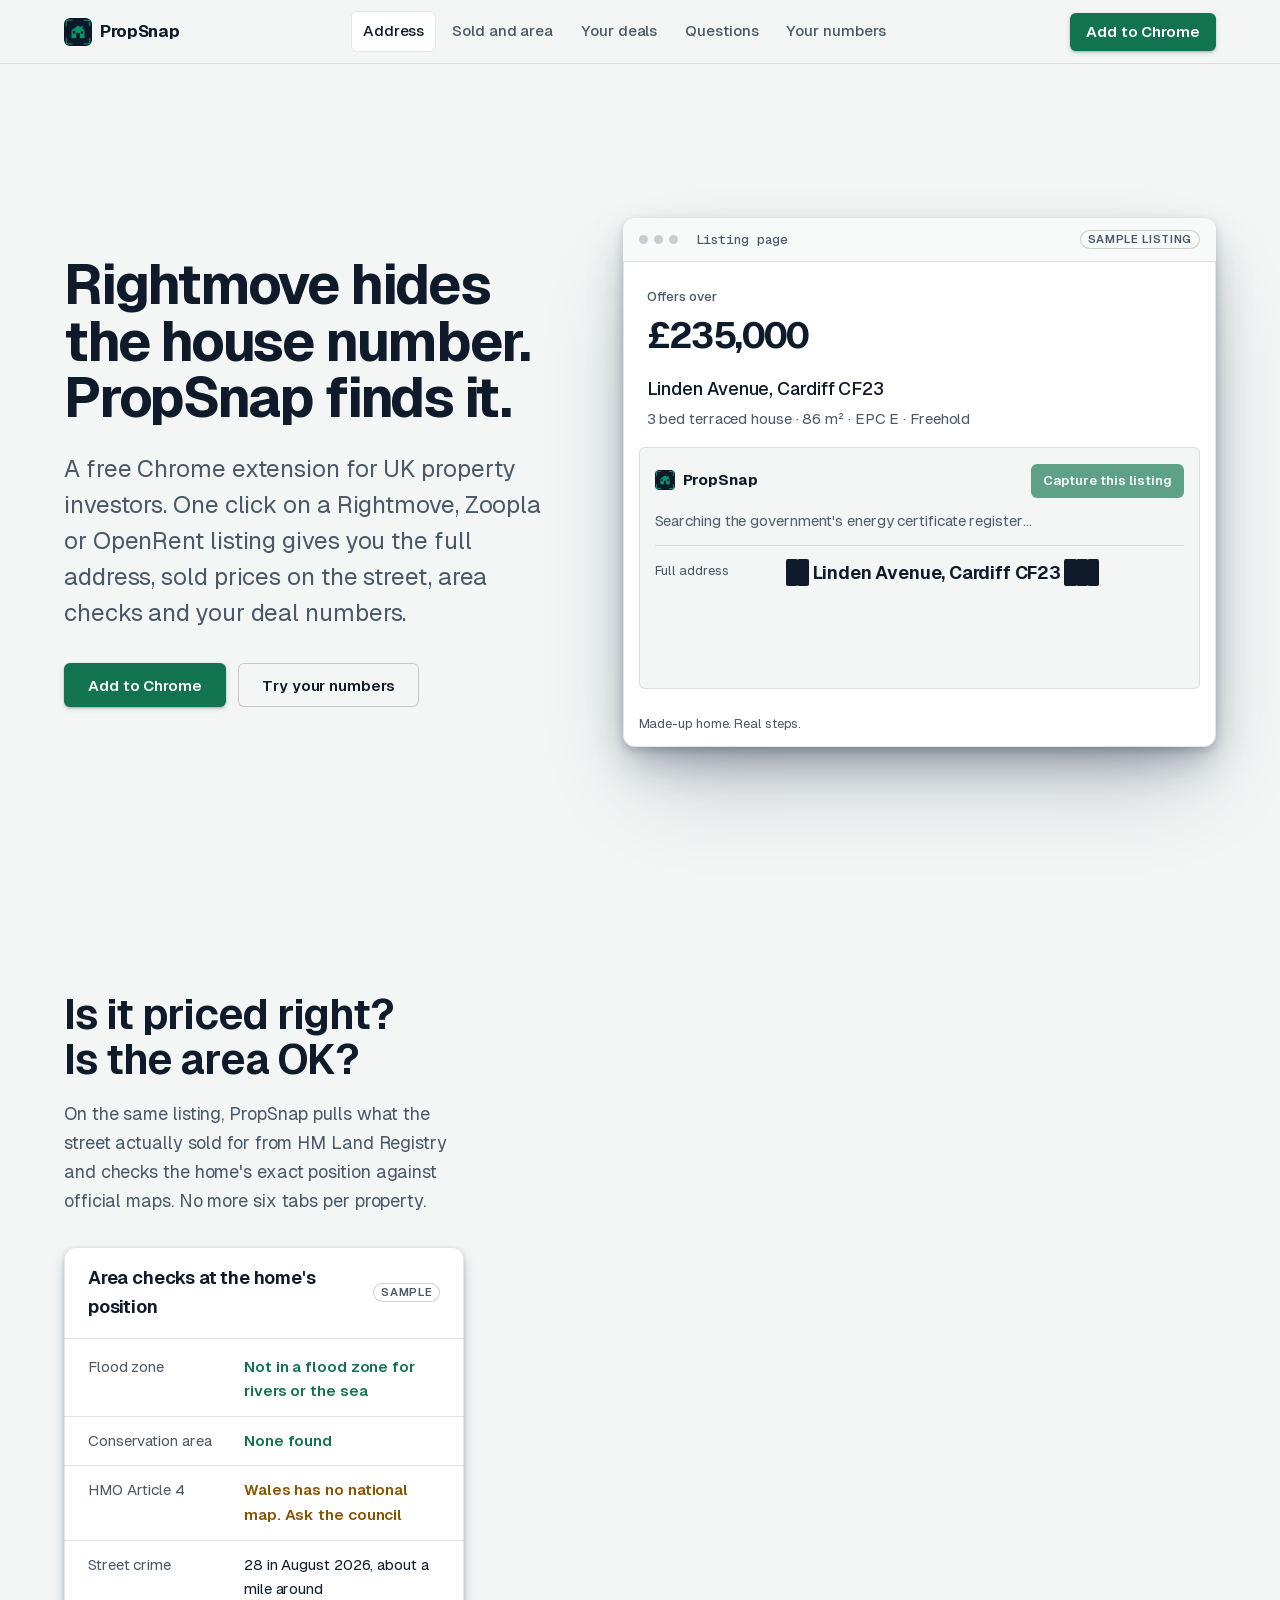
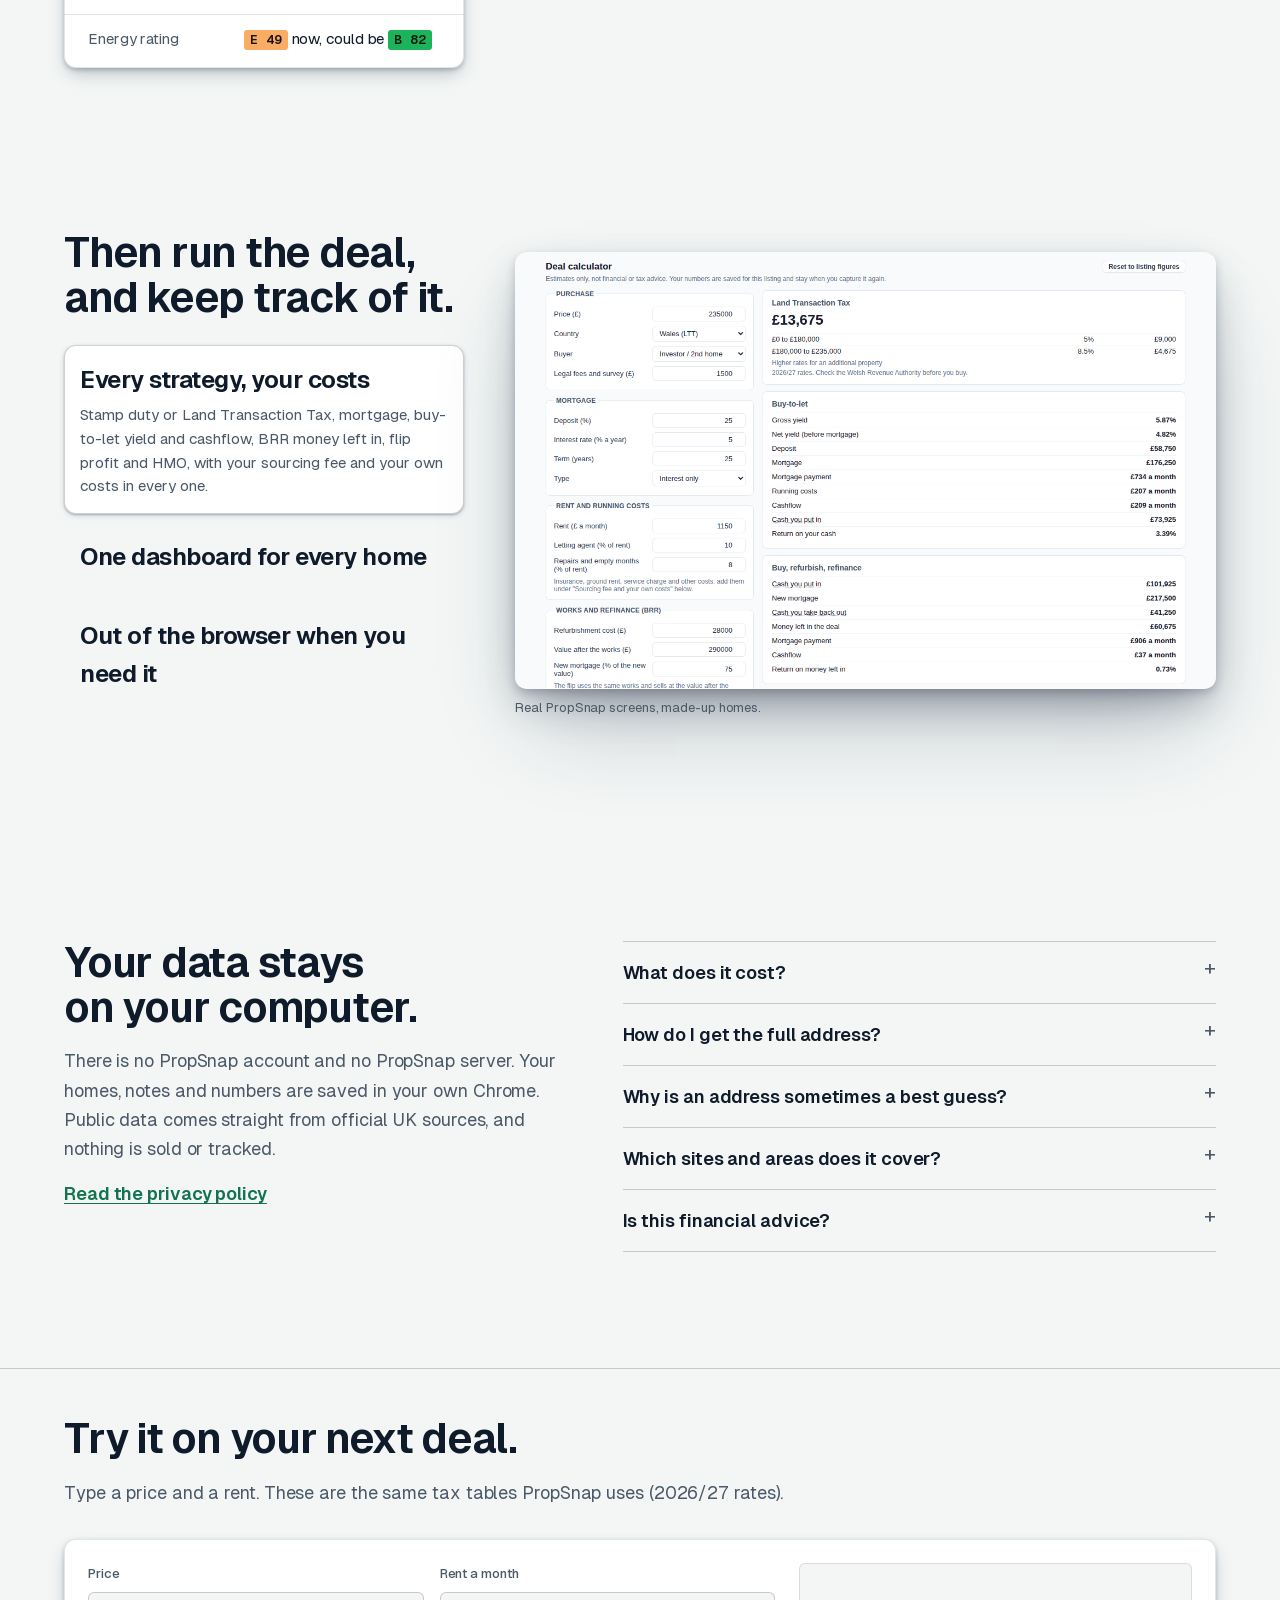
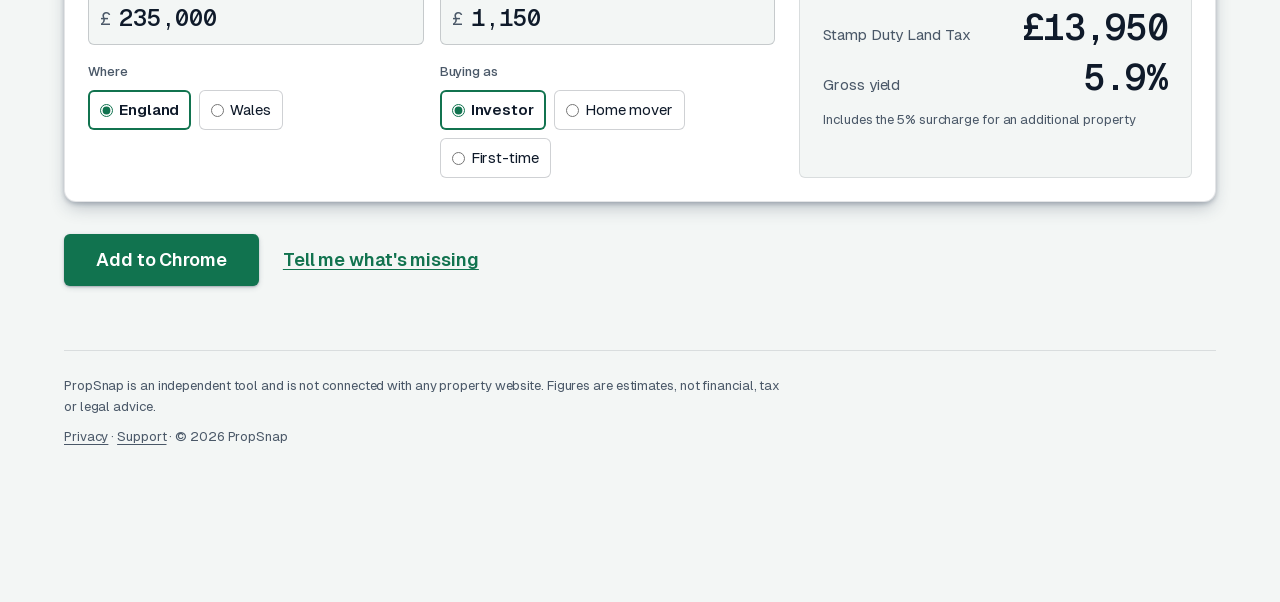
<file: index.html>
<!doctype html>
<html lang="en-GB">
<head>
<meta charset="utf-8">
<meta name="viewport" content="width=device-width, initial-scale=1, viewport-fit=cover">
<title>PropSnap: find the full address of a Rightmove listing, with sold prices and deal numbers</title>
<meta name="description" content="Free Chrome extension for UK property investors. One click on a Rightmove, Zoopla or OpenRent listing gives you the full address, sold prices on the street, flood and Article 4 checks, and your stamp duty, yield and BRR numbers.">
<link rel="canonical" href="https://propsnap-site.vercel.app/">
<meta property="og:type" content="website">
<meta property="og:site_name" content="PropSnap">
<meta property="og:title" content="PropSnap: the full address, sold prices and your numbers for any UK listing">
<meta property="og:description" content="Free Chrome extension for UK property investors. Analyse a listing in about a minute. Your data stays on your computer.">
<meta property="og:url" content="https://propsnap-site.vercel.app/">
<meta property="og:image" content="https://propsnap-site.vercel.app/img/og.png">
<meta property="og:image:width" content="1200">
<meta property="og:image:height" content="630">
<meta property="og:image:alt" content="PropSnap showing a listing's full address, sold prices and deal numbers">
<meta name="twitter:card" content="summary_large_image">
<meta name="theme-color" content="#f3f6f5">
<link rel="icon" type="image/png" sizes="32x32" href="img/icon-32.png">
<link rel="apple-touch-icon" href="img/icon-128.png">
<link rel="preload" href="fonts/Geist-Variable.woff2" as="font" type="font/woff2" crossorigin>
<link rel="stylesheet" href="scrollcraft.css">
<link rel="stylesheet" href="site.css">
<script type="application/ld+json">
{
  "@context": "https://schema.org",
  "@type": "SoftwareApplication",
  "name": "PropSnap",
  "applicationCategory": "BusinessApplication",
  "operatingSystem": "Chrome",
  "description": "Chrome extension for UK property investors: the full address of a Rightmove, Zoopla or OpenRent listing, sold prices nearby, area checks, and stamp duty, yield, BRR, flip and HMO calculators.",
  "offers": { "@type": "Offer", "price": "0", "priceCurrency": "GBP" },
  "url": "https://propsnap-site.vercel.app/"
}
</script>
</head>
<body>

<a class="skip" href="#numbers">Skip to the calculator</a>
<span data-sc-progress></span>

<!-- App chrome, not a marketing bar: the tabs are the page's sections and follow the reader -->
<header class="chrome">
  <a class="chrome__brand" href="#top" aria-label="PropSnap, back to the top">
    <img src="img/icon-32.png" width="28" height="28" alt="">
    <span>PropSnap</span>
  </a>
  <nav class="chrome__tabs" aria-label="Sections">
    <a href="#top" data-tab="top">Address</a>
    <a href="#facts" data-tab="facts">Sold and area</a>
    <a href="#toolkit" data-tab="toolkit">Your deals</a>
    <a href="#questions" data-tab="questions">Questions</a>
    <a href="#numbers" data-tab="numbers">Your numbers</a>
  </nav>
  <a class="btn btn--primary chrome__cta" href="https://chromewebstore.google.com/detail/ddcjkdlbipmbgdielbhfnbcodddoemjd">Add to Chrome</a>
</header>

<main id="top">

  <!-- 1 · Recognition then the peak: the hidden number comes back -->
  <section class="act-capture" aria-labelledby="hero-title">
    <div class="stage">
      <div class="stage__grid">

        <div class="help">
          <h1 id="hero-title" class="help__title">Rightmove hides the house number. PropSnap finds it.</h1>
          <p class="help__lede">A free Chrome extension for UK property investors. One click on a Rightmove, Zoopla or OpenRent listing gives you the full address, sold prices on the street, area checks and your deal numbers.</p>
          <div class="help__actions">
            <a class="btn btn--primary" href="https://chromewebstore.google.com/detail/ddcjkdlbipmbgdielbhfnbcodddoemjd">Add to Chrome</a>
            <a class="btn btn--quiet" href="#numbers">Try your numbers</a>
          </div>
        </div>

        <div class="surface" role="img" aria-label="Sample: PropSnap capturing a listing and finding the full address, 22 Linden Avenue, Cardiff CF23 9ZZ, as an exact match">
          <div class="surface__bar">
            <span class="dot"></span><span class="dot"></span><span class="dot"></span>
            <span class="surface__url">Listing page</span>
            <span class="surface__tag">Sample listing</span>
          </div>

          <div class="listing">
            <p class="listing__price"><span class="listing__qual">Offers over</span> £235,000</p>
            <p class="listing__addr">Linden Avenue, Cardiff CF23</p>
            <p class="listing__meta">3 bed terraced house · 86 m² · EPC E · Freehold</p>
          </div>

          <div class="popup">
            <div class="popup__head">
              <img src="img/icon-32.png" width="20" height="20" alt="">
              <strong>PropSnap</strong>
              <button type="button" class="popup__btn" id="capture-again" aria-label="Capture the sample listing again">Capture this listing</button>
            </div>

            <div class="popup__status" aria-hidden="true">
              <p class="fade" style="--a:-1;--b:.16">Listing detected. Ready to capture.</p>
              <p class="fade" style="--a:.16;--b:.32">Capturing the listing…</p>
              <p class="fade" style="--a:.32;--b:.56">Searching the government's energy certificate register…</p>
              <p class="fade is-found" style="--a:.56;--b:9">Found it. Exact match.</p>
            </div>

            <dl class="rows">
              <div class="row">
                <dt>Full address</dt>
                <dd class="addr">
                  <span class="glyph" style="--at:.36">2</span><span class="glyph" style="--at:.40">2</span> Linden Avenue, Cardiff CF23 <span class="glyph" style="--at:.44">9</span><span class="glyph" style="--at:.48">Z</span><span class="glyph" style="--at:.52">Z</span>
                </dd>
              </div>
              <div class="row row--detail fade" style="--a:.6;--b:9">
                <dt>Matched on</dt>
                <dd>House number, floor area 86 m² and mid-terrace, from the home's energy certificate</dd>
              </div>
            </dl>
          </div>

          <p class="surface__note">Made-up home. Real steps.</p>
        </div>

      </div>
    </div>
  </section>

  <!-- 2 · Confidence: the facts arrive as rows, not adjectives -->
  <section id="facts" class="sc-section act-facts" data-sc-act="flow" aria-labelledby="facts-title">
    <div class="sc-wrap facts">
      <div class="facts__intro sc-stack" data-sc-in data-sc-stagger="60">
        <h2 id="facts-title" class="h2">Is it priced right? Is the area OK?</h2>
        <p class="sc-body">On the same listing, PropSnap pulls what the street actually sold for from HM Land Registry and checks the home's exact position against official maps. No more six tabs per property.</p>
      </div>

      <div class="panel panel--sold" data-sc-reveal="up" data-sc-reveal-at="0.04 0.32">
        <div class="panel__head"><h3>Sold on Linden Avenue</h3><span class="tag">Sample</span></div>
        <table class="table">
          <thead><tr><th scope="col">Sold</th><th scope="col">Home</th><th scope="col" class="num">Price</th></tr></thead>
          <tbody>
            <tr><td>Jun 2026</td><td>12 Linden Avenue</td><td class="num">£238,000</td></tr>
            <tr><td>Feb 2026</td><td>27 Linden Avenue</td><td class="num">£251,500</td></tr>
            <tr><td>Nov 2025</td><td>41 Linden Avenue</td><td class="num">£229,950</td></tr>
            <tr><td>Sept 2025</td><td>19 Linden Avenue</td><td class="num">£236,000</td></tr>
            <tr><td>Jul 2025</td><td>8 Linden Avenue</td><td class="num">£262,000</td></tr>
          </tbody>
        </table>
        <p class="panel__sum"><span>Median <strong>£238,000</strong></span><span>Asking is <strong>1.3% under</strong> the median</span></p>
      </div>

      <div class="panel panel--area" data-sc-in data-sc-stagger="70">
        <div class="panel__head"><h3>Area checks at the home's position</h3><span class="tag">Sample</span></div>
        <ul class="checks">
          <li><span class="checks__k">Flood zone</span><span class="checks__v is-ok">Not in a flood zone for rivers or the sea</span></li>
          <li><span class="checks__k">Conservation area</span><span class="checks__v is-ok">None found</span></li>
          <li><span class="checks__k">HMO Article 4</span><span class="checks__v is-warn">Wales has no national map. Ask the council</span></li>
          <li><span class="checks__k">Street crime</span><span class="checks__v">28 in August 2026, about a mile around</span></li>
          <li><span class="checks__k">Energy rating</span><span class="checks__v"><b class="band band--e">E 49</b> now, could be <b class="band band--b">B 82</b></span></li>
        </ul>
      </div>
    </div>
  </section>

  <!-- 3 · Range: the real product, one screen at a time, chosen by the reader -->
  <section id="toolkit" class="sc-section act-toolkit" data-sc-act="flow" aria-labelledby="toolkit-title">
    <div class="sc-wrap tool">
      <div class="tool__copy">
        <h2 id="toolkit-title" class="h2" data-sc-in>Then run the deal, and keep track of it.</h2>
        <div class="tool__steps" data-sc-in data-sc-stagger="60">
          <button type="button" class="tool__step is-active" data-shot="0" aria-pressed="true">
            <span class="tool__h">Every strategy, your costs</span>
            <span class="tool__p">Stamp duty or Land Transaction Tax, mortgage, buy-to-let yield and cashflow, BRR money left in, flip profit and HMO, with your sourcing fee and your own costs in every one.</span>
          </button>
          <button type="button" class="tool__step" data-shot="1" aria-pressed="false">
            <span class="tool__h">One dashboard for every home</span>
            <span class="tool__p">Stages from New to Bought, follow-up dates, labels, a timeline of notes and calls, and one note per agent. Filter by price drops, days on the market or area warnings.</span>
          </button>
          <button type="button" class="tool__step" data-shot="2" aria-pressed="false">
            <span class="tool__h">Out of the browser when you need it</span>
            <span class="tool__p">A viewing route in Google Maps, a calendar file, a PDF report with your own logo, letters to owners, CSV export, and a backup you can restore on another computer.</span>
          </button>
        </div>
      </div>
      <div class="tool__screen" data-sc-in>
        <figure class="shot is-active">
          <img src="img/5-calculator.png" width="1280" height="800" alt="PropSnap deal calculator: Land Transaction Tax, buy-to-let and buy, refurbish, refinance figures for a sample home" loading="lazy">
        </figure>
        <figure class="shot">
          <img src="img/1-dashboard.png" width="1280" height="800" alt="PropSnap dashboard with six sample homes, stages, labels, price reductions and area warnings" loading="lazy">
        </figure>
        <figure class="shot">
          <img src="img/2-listing.png" width="1280" height="800" alt="PropSnap listing page with the deal stage, summary, labels and a timeline of calls and notes" loading="lazy">
        </figure>
        <p class="shot__note">Real PropSnap screens, made-up homes.</p>
      </div>
    </div>
  </section>

  <!-- 4 · Reassurance, then control: questions answered, then the visitor's own numbers -->
  <section id="questions" class="sc-section act-trust" data-sc-act="flow" aria-labelledby="trust-title">
    <div class="sc-wrap trust">
      <div class="trust__lead sc-stack" data-sc-in data-sc-stagger="60">
        <h2 id="trust-title" class="h2">Your data stays on your computer.</h2>
        <p class="sc-body">There is no PropSnap account and no PropSnap server. Your homes, notes and numbers are saved in your own Chrome. Public data comes straight from official UK sources, and nothing is sold or tracked.</p>
        <p class="sc-body"><a class="link" href="/privacy">Read the privacy policy</a></p>
      </div>

      <div class="faq" data-sc-in data-sc-stagger="50">
        <details>
          <summary>What does it cost?</summary>
          <p>Nothing. PropSnap is free while it is in beta. If paid features come later, the free ones stay free and you will be told clearly which is which.</p>
        </details>
        <details>
          <summary>How do I get the full address?</summary>
          <p>The address lookup needs a free key from the government's energy certificate register. Create an account at get-energy-performance-data.communities.gov.uk, copy your API key, and paste it under Settings in the PropSnap popup. It takes about five minutes, and PropSnap checks the key works. Everything else works without one.</p>
        </details>
        <details>
          <summary>Why is an address sometimes a best guess?</summary>
          <p>When several homes in the postcode look alike, PropSnap says so instead of pretending. It shows the close matches and you pick the right one on the dashboard. Letters only go to addresses that are an exact match or your own pick.</p>
        </details>
        <details>
          <summary>Which sites and areas does it cover?</summary>
          <p>Rightmove, Zoopla and OpenRent listings in England and Wales. Some checks are only as complete as the national data: not every council's conservation and Article 4 areas are mapped yet, and Wales has no national Article 4 map, so PropSnap says "none found" or "ask the council" rather than "none".</p>
        </details>
        <details>
          <summary>Is this financial advice?</summary>
          <p>No. The figures are estimates to help your research. Check tax, lending and legal points with a professional before you buy.</p>
        </details>
      </div>
    </div>

    <div id="numbers" class="sc-wrap close" aria-labelledby="numbers-title">
      <div class="close__copy sc-stack" data-sc-in data-sc-stagger="60">
        <h2 id="numbers-title" class="h2">Try it on your next deal.</h2>
        <p class="sc-body">Type a price and a rent. These are the same tax tables PropSnap uses (2026/27 rates).</p>
      </div>

      <form class="calc" id="calc" novalidate>
        <div class="calc__inputs">
          <label class="field"><span>Price</span>
            <span class="field__box"><span class="field__unit">£</span><input id="price" inputmode="numeric" autocomplete="off" value="235,000" aria-describedby="calc-out"></span>
          </label>
          <label class="field"><span>Rent a month</span>
            <span class="field__box"><span class="field__unit">£</span><input id="rent" inputmode="numeric" autocomplete="off" value="1,150" aria-describedby="calc-out"></span>
          </label>
          <fieldset class="field field--seg"><legend>Where</legend>
            <label><input type="radio" name="region" value="england" checked> England</label>
            <label><input type="radio" name="region" value="wales"> Wales</label>
          </fieldset>
          <fieldset class="field field--seg"><legend>Buying as</legend>
            <label><input type="radio" name="buyer" value="additional" checked> Investor</label>
            <label><input type="radio" name="buyer" value="home_mover"> Home mover</label>
            <label><input type="radio" name="buyer" value="first_time"> First-time</label>
          </fieldset>
        </div>

        <output class="calc__out" id="calc-out" for="price rent" aria-live="polite">
          <span class="calc__row"><span id="tax-name">Stamp Duty Land Tax</span><strong id="tax">£0</strong></span>
          <span class="calc__row"><span>Gross yield</span><strong id="yield">0%</strong></span>
          <span class="calc__note" id="tax-note"></span>
        </output>
      </form>

      <div class="close__actions">
        <a class="btn btn--primary btn--big" href="https://chromewebstore.google.com/detail/ddcjkdlbipmbgdielbhfnbcodddoemjd">Add to Chrome</a>
        <a class="link" href="https://forms.gle/1bX2uLaiZknwpfL49" target="_blank" rel="noopener">Tell me what's missing</a>
      </div>

      <footer class="foot">
        <p>PropSnap is an independent tool and is not connected with any property website. Figures are estimates, not financial, tax or legal advice.</p>
        <p><a href="/privacy">Privacy</a> · <a href="https://github.com/ohadoweregchimereobim-byte/propsnap-site/issues">Support</a> · © 2026 PropSnap</p>
      </footer>
    </div>
  </section>

</main>

<script src="scrollcraft.js"></script>
<script src="site.js"></script>
</body>
</html>
</file>
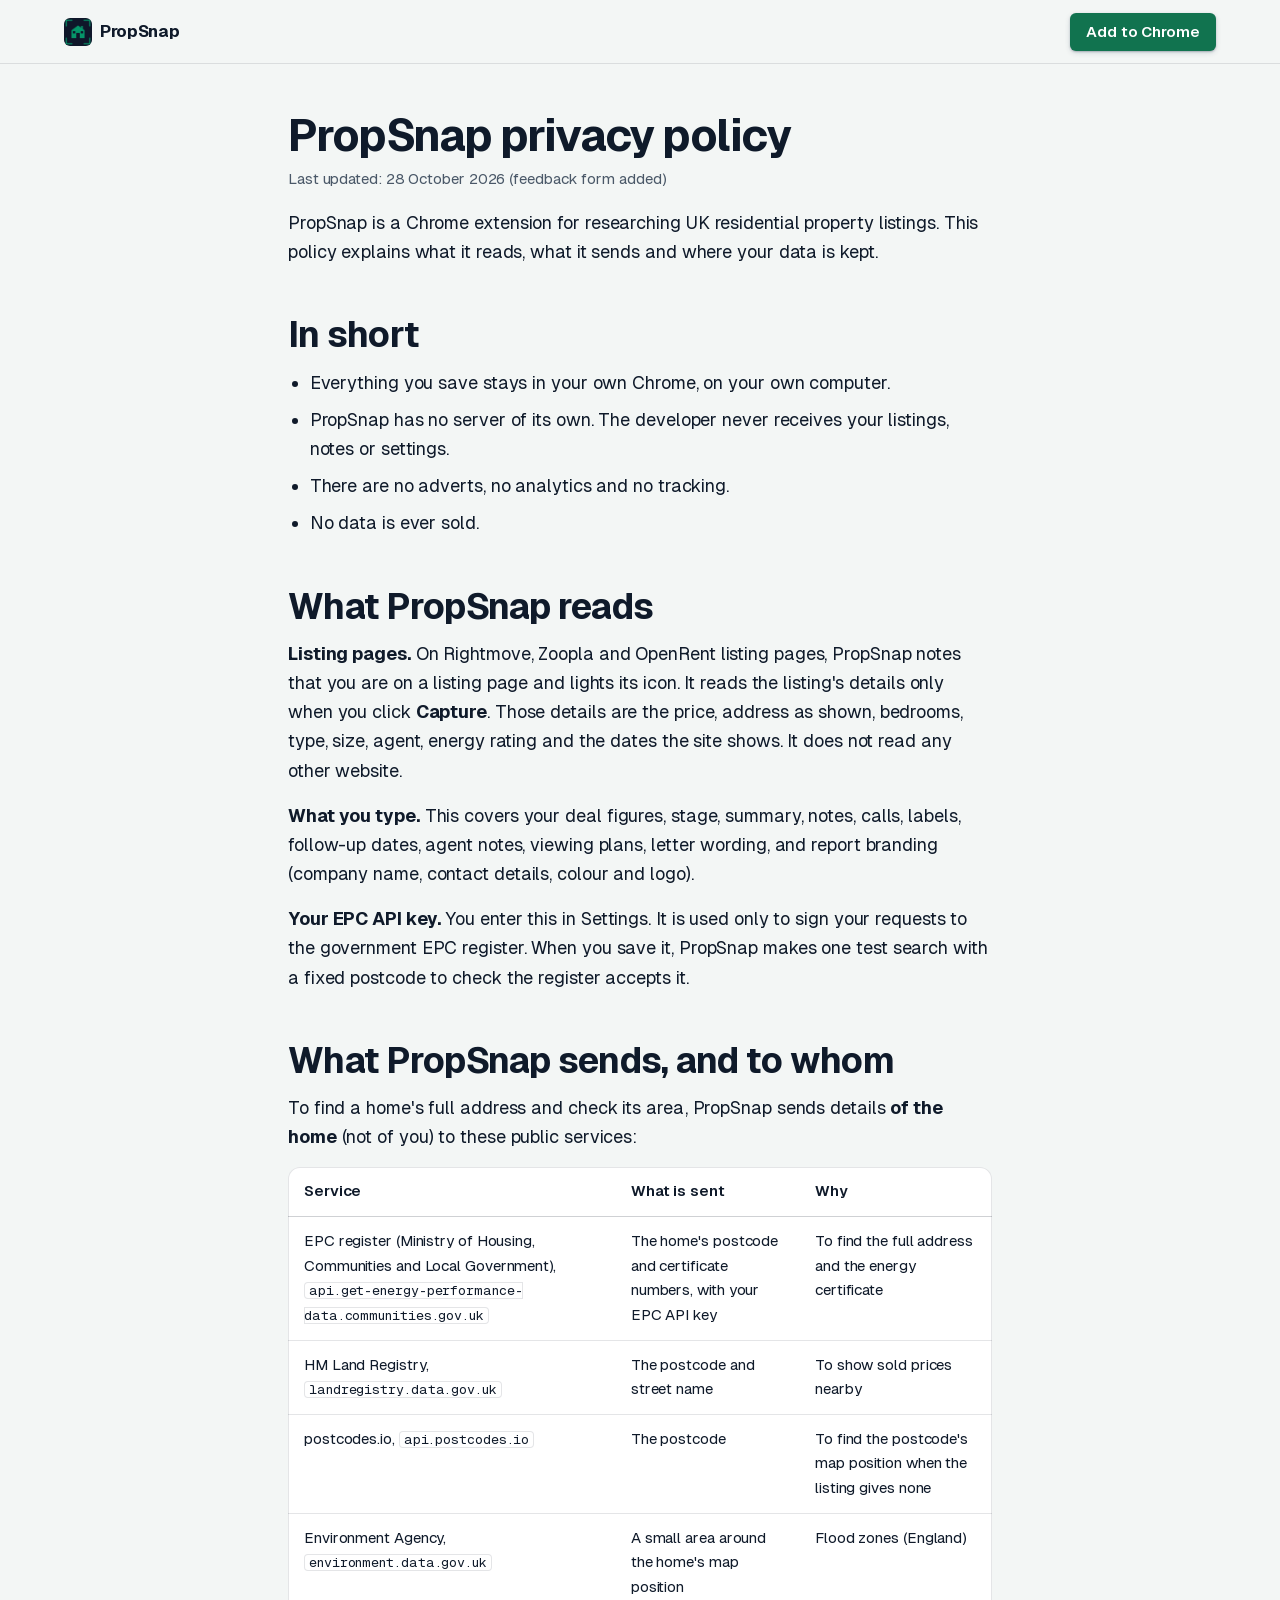
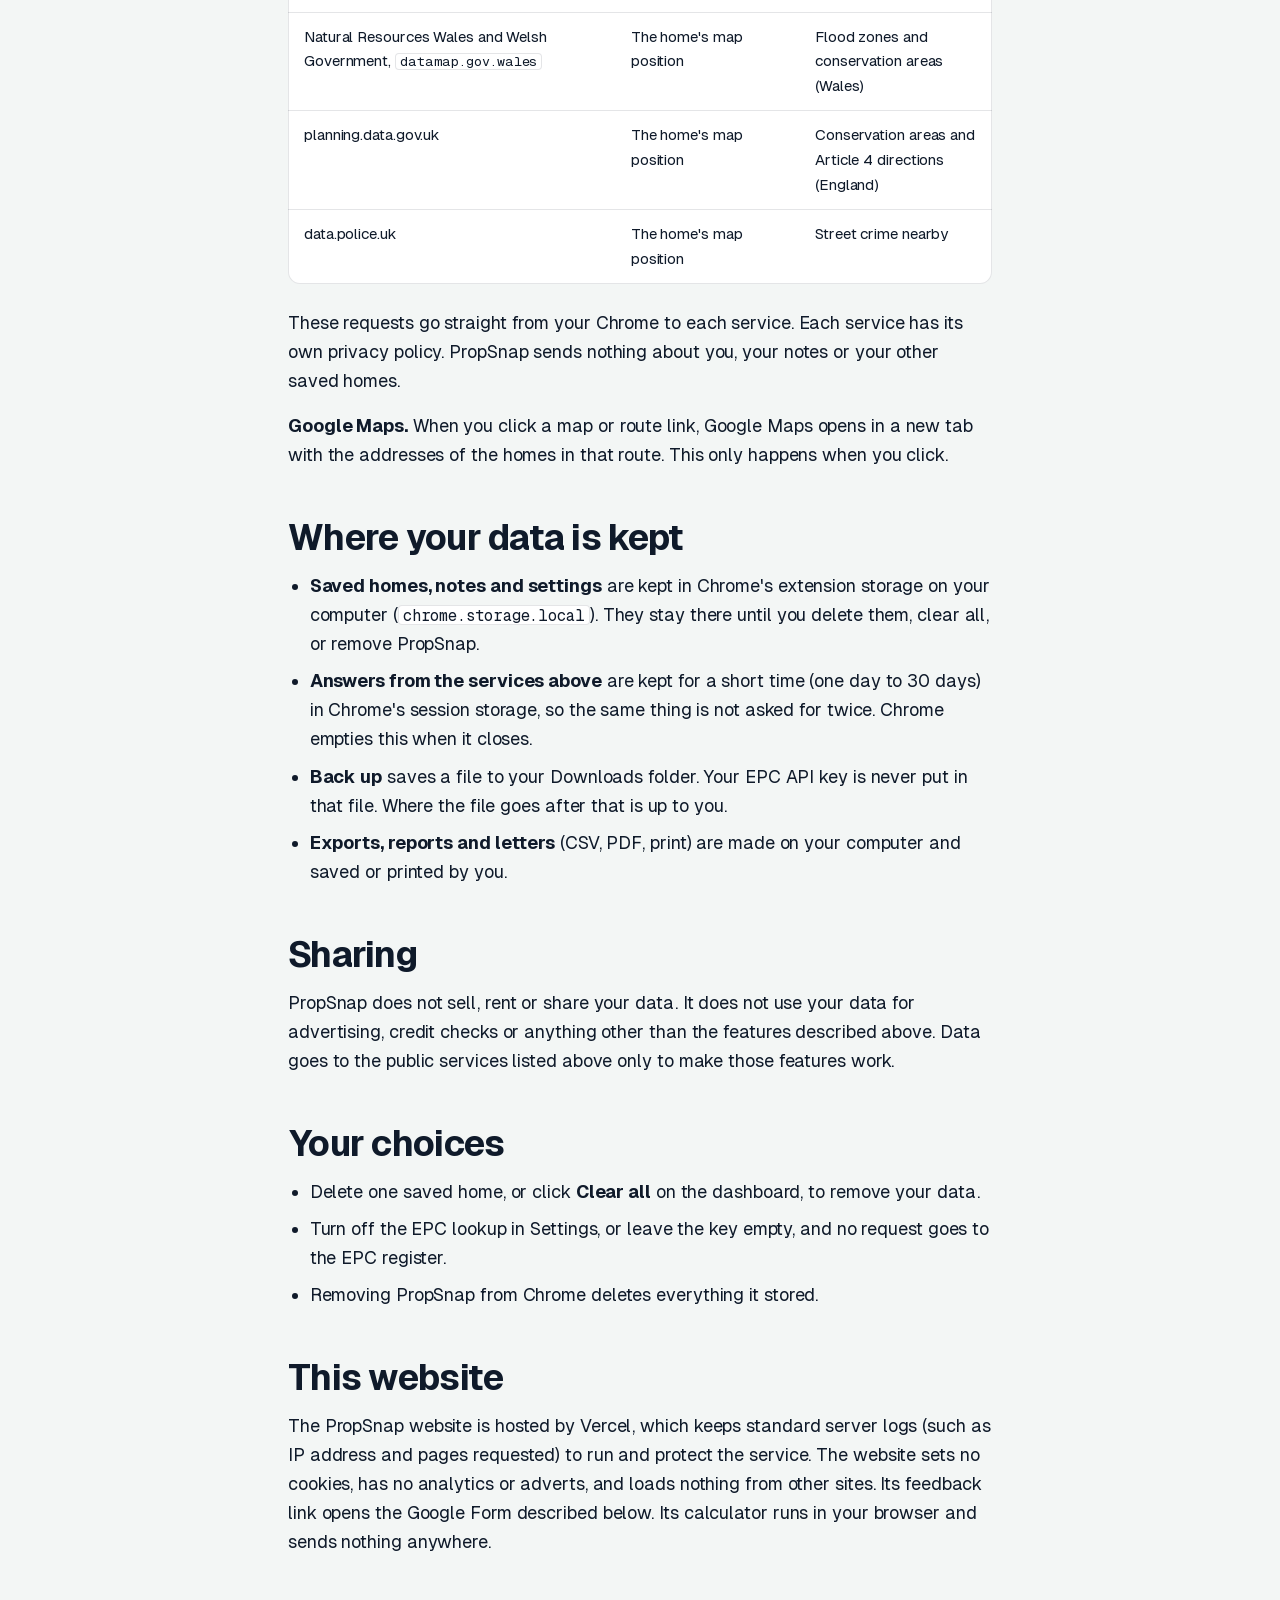
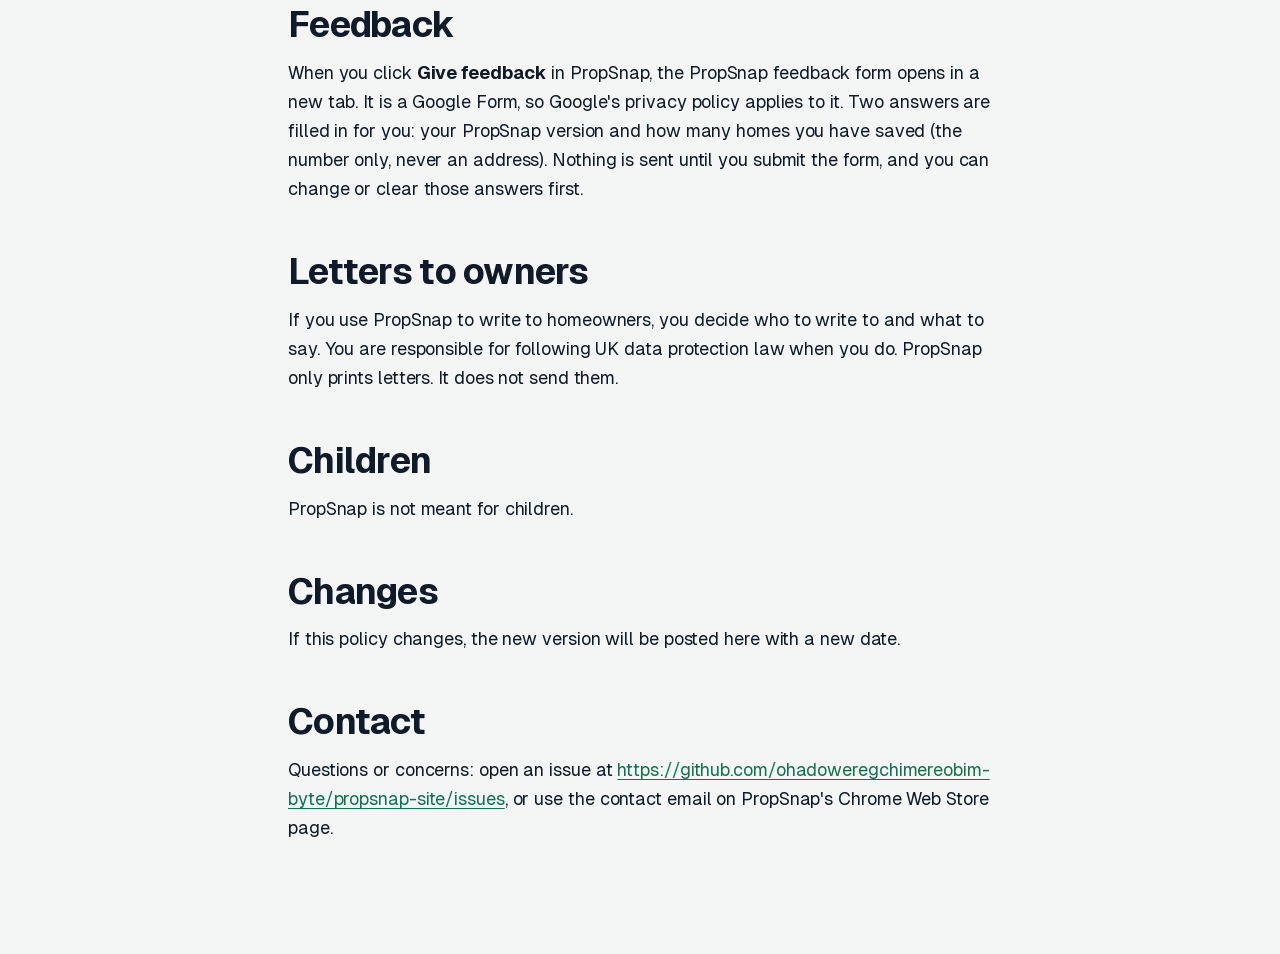
<file: privacy.html>
<!doctype html>
<html lang="en-GB">
<head>
<meta charset="utf-8">
<meta name="viewport" content="width=device-width, initial-scale=1">
<title>PropSnap privacy policy</title>
<meta name="description" content="What the PropSnap Chrome extension reads, what it sends to which public service, and where your data is kept.">
<link rel="canonical" href="https://propsnap-site.vercel.app/privacy">
<link rel="icon" type="image/png" sizes="32x32" href="img/icon-32.png">
<link rel="stylesheet" href="scrollcraft.css">
<link rel="stylesheet" href="site.css">
</head>
<body class="doc">
<header class="chrome">
  <a class="chrome__brand" href="/" aria-label="PropSnap home">
    <img src="img/icon-32.png" width="28" height="28" alt="">
    <span>PropSnap</span>
  </a>
  <a class="btn btn--primary chrome__cta" href="https://chromewebstore.google.com/detail/ddcjkdlbipmbgdielbhfnbcodddoemjd">Add to Chrome</a>
</header>
<main class="sc-wrap doc__body">
<!-- Generated from PRIVACY.md by tools/build-privacy.mjs. Edit PRIVACY.md, not this file. -->
<h1>PropSnap privacy policy</h1>
<p>Last updated: 28 October 2026 (feedback form added)</p>
<p>PropSnap is a Chrome extension for researching UK residential property listings. This policy explains what it reads, what it sends and where your data is kept.</p>
<h2>In short</h2>
<ul><li>Everything you save stays in your own Chrome, on your own computer.</li><li>PropSnap has no server of its own. The developer never receives your listings, notes or settings.</li><li>There are no adverts, no analytics and no tracking.</li><li>No data is ever sold.</li></ul>
<h2>What PropSnap reads</h2>
<p><strong>Listing pages.</strong> On Rightmove, Zoopla and OpenRent listing pages, PropSnap notes that you are on a listing page and lights its icon. It reads the listing's details only when you click <strong>Capture</strong>. Those details are the price, address as shown, bedrooms, type, size, agent, energy rating and the dates the site shows. It does not read any other website.</p>
<p><strong>What you type.</strong> This covers your deal figures, stage, summary, notes, calls, labels, follow-up dates, agent notes, viewing plans, letter wording, and report branding (company name, contact details, colour and logo).</p>
<p><strong>Your EPC API key.</strong> You enter this in Settings. It is used only to sign your requests to the government EPC register. When you save it, PropSnap makes one test search with a fixed postcode to check the register accepts it.</p>
<h2>What PropSnap sends, and to whom</h2>
<p>To find a home's full address and check its area, PropSnap sends details <strong>of the home</strong> (not of you) to these public services:</p>
<div class="table-wrap"><table><thead><tr><th scope="col">Service</th><th scope="col">What is sent</th><th scope="col">Why</th></tr></thead><tbody><tr><td>EPC register (Ministry of Housing, Communities and Local Government), <code>api.get-energy-performance-data.communities.gov.uk</code></td><td>The home's postcode and certificate numbers, with your EPC API key</td><td>To find the full address and the energy certificate</td></tr><tr><td>HM Land Registry, <code>landregistry.data.gov.uk</code></td><td>The postcode and street name</td><td>To show sold prices nearby</td></tr><tr><td>postcodes.io, <code>api.postcodes.io</code></td><td>The postcode</td><td>To find the postcode's map position when the listing gives none</td></tr><tr><td>Environment Agency, <code>environment.data.gov.uk</code></td><td>A small area around the home's map position</td><td>Flood zones (England)</td></tr><tr><td>Natural Resources Wales and Welsh Government, <code>datamap.gov.wales</code></td><td>The home's map position</td><td>Flood zones and conservation areas (Wales)</td></tr><tr><td>planning.data.gov.uk</td><td>The home's map position</td><td>Conservation areas and Article 4 directions (England)</td></tr><tr><td>data.police.uk</td><td>The home's map position</td><td>Street crime nearby</td></tr></tbody></table></div>
<p>These requests go straight from your Chrome to each service. Each service has its own privacy policy. PropSnap sends nothing about you, your notes or your other saved homes.</p>
<p><strong>Google Maps.</strong> When you click a map or route link, Google Maps opens in a new tab with the addresses of the homes in that route. This only happens when you click.</p>
<h2>Where your data is kept</h2>
<ul><li><strong>Saved homes, notes and settings</strong> are kept in Chrome's extension storage on your computer (<code>chrome.storage.local</code>). They stay there until you delete them, clear all, or remove PropSnap.</li><li><strong>Answers from the services above</strong> are kept for a short time (one day to 30 days) in Chrome's session storage, so the same thing is not asked for twice. Chrome empties this when it closes.</li><li><strong>Back up</strong> saves a file to your Downloads folder. Your EPC API key is never put in that file. Where the file goes after that is up to you.</li><li><strong>Exports, reports and letters</strong> (CSV, PDF, print) are made on your computer and saved or printed by you.</li></ul>
<h2>Sharing</h2>
<p>PropSnap does not sell, rent or share your data. It does not use your data for advertising, credit checks or anything other than the features described above. Data goes to the public services listed above only to make those features work.</p>
<h2>Your choices</h2>
<ul><li>Delete one saved home, or click <strong>Clear all</strong> on the dashboard, to remove your data.</li><li>Turn off the EPC lookup in Settings, or leave the key empty, and no request goes to the EPC register.</li><li>Removing PropSnap from Chrome deletes everything it stored.</li></ul>
<h2>This website</h2>
<p>The PropSnap website is hosted by Vercel, which keeps standard server logs (such as IP address and pages requested) to run and protect the service. The website sets no cookies, has no analytics or adverts, and loads nothing from other sites. Its feedback link opens the Google Form described below. Its calculator runs in your browser and sends nothing anywhere.</p>
<h2>Feedback</h2>
<p>When you click <strong>Give feedback</strong> in PropSnap, the PropSnap feedback form opens in a new tab. It is a Google Form, so Google's privacy policy applies to it. Two answers are filled in for you: your PropSnap version and how many homes you have saved (the number only, never an address). Nothing is sent until you submit the form, and you can change or clear those answers first.</p>
<h2>Letters to owners</h2>
<p>If you use PropSnap to write to homeowners, you decide who to write to and what to say. You are responsible for following UK data protection law when you do. PropSnap only prints letters. It does not send them.</p>
<h2>Children</h2>
<p>PropSnap is not meant for children.</p>
<h2>Changes</h2>
<p>If this policy changes, the new version will be posted here with a new date.</p>
<h2>Contact</h2>
<p>Questions or concerns: open an issue at <a href="https://github.com/ohadoweregchimereobim-byte/propsnap-site/issues">https://github.com/ohadoweregchimereobim-byte/propsnap-site/issues</a>, or use the contact email on PropSnap's Chrome Web Store page.</p>
</main>
</body>
</html>
</file>
<file: scrollcraft.css>
/* ============================================================================
   scrollcraft.css: the taste floor
   ----------------------------------------------------------------------------
   Two layers, and the split matters:

     TOKENS   what you override per brand. Colour roles, the type ramp, the
              spacing scale, elevation, motion. A brand is ~12 values.
     DEVICES  what the engine drives. Do not restyle these to taste; they are
              the mechanism. Style your own markup instead.

   Nothing here draws a "component". There are no card, badge, or pill classes,
   because a stylesheet that ships those is how every page built on it ends up
   with the same shapes. You get a floor and a vocabulary; the composition is
   yours.
   ========================================================================== */

/* ---------------------------------------------------------------- tokens -- */
:root {
  /* --- colour roles. Override these six and the page is rebranded. -------- */
  --sc-canvas:      #08090b;   /* the page ground. Drift interpolates this.   */
  --sc-surface:     #101217;   /* anything raised off the ground             */
  --sc-ink:         #f4f2ef;   /* primary text                               */
  --sc-ink-soft:    #9a9ba1;   /* secondary text. Tinted, never flat gray.   */
  --sc-accent:      #d8ff3e;   /* ONE accent. It owns a region, not confetti. */
  --sc-accent-ink:  #08090b;   /* text that sits on the accent               */

  --sc-hairline:    color-mix(in oklab, var(--sc-ink) 12%, transparent);
  --sc-hairline-strong: color-mix(in oklab, var(--sc-ink) 22%, transparent);

  /* --- type. Two families max. Display carries voice, text carries prose. - */
  --sc-font-display: "Instrument Sans", "Geist", system-ui, sans-serif;
  --sc-font-text:    "Geist", system-ui, sans-serif;
  --sc-font-mono:    "Geist Mono", ui-monospace, monospace;

  /* Fluid ramp. Tracking tightens as size grows because a face set at 6rem
     with 0 tracking reads loose; this is optical correction, not decoration. */
  --sc-t-xs:   clamp(0.75rem, 0.72rem + 0.15vw, 0.82rem);
  --sc-t-sm:   clamp(0.875rem, 0.84rem + 0.18vw, 0.95rem);
  --sc-t-base: clamp(1rem, 0.96rem + 0.22vw, 1.125rem);
  --sc-t-lg:   clamp(1.2rem, 1.1rem + 0.5vw, 1.5rem);
  --sc-t-xl:   clamp(1.6rem, 1.35rem + 1.2vw, 2.25rem);
  --sc-t-2xl:  clamp(2.1rem, 1.6rem + 2.4vw, 3.4rem);
  --sc-t-3xl:  clamp(2.8rem, 1.9rem + 4.2vw, 5rem);
  --sc-t-4xl:  clamp(3.4rem, 1.9rem + 6.6vw, 7.5rem);

  --sc-track-tight:  -0.035em;
  --sc-track-snug:   -0.02em;
  --sc-track-normal: -0.005em;
  --sc-track-wide:    0.08em;

  --sc-leading-none: 0.94;
  --sc-leading-tight: 1.06;
  --sc-leading-body: 1.62;

  --sc-measure: 62ch;

  /* --- space. 4px base: the useful middle steps an 8-only scale misses. --- */
  --sc-1: 0.25rem;  --sc-2: 0.5rem;   --sc-3: 0.75rem;  --sc-4: 1rem;
  --sc-5: 1.5rem;   --sc-6: 2rem;     --sc-7: 3rem;     --sc-8: 4rem;
  --sc-9: 6rem;     --sc-10: 8rem;    --sc-11: 12rem;

  /* Section rhythm is fluid so a phone doesn't inherit desktop air. */
  --sc-section: clamp(4.5rem, 9vw, 11rem);
  --sc-gutter:  clamp(1.25rem, 5vw, 5.5rem);
  --sc-maxw:    82rem;

  /* --- radius. Pick one scale for the page and hold it. ------------------- */
  --sc-r-sm: 6px;  --sc-r-md: 12px;  --sc-r-lg: 20px;  --sc-r-pill: 999px;

  /* --- elevation. Every shadow has an offset AND a soft blur, and is tinted
         to the canvas hue. A zero-offset coloured halo is decoration, not
         depth, so there isn't one here. ---------------------------------- */
  --sc-shadow-color: 220 40% 2%;
  --sc-e1: 0 1px 2px hsl(var(--sc-shadow-color) / 0.28),
           0 2px 6px -1px hsl(var(--sc-shadow-color) / 0.20);
  --sc-e2: 0 2px 4px hsl(var(--sc-shadow-color) / 0.24),
           0 8px 18px -4px hsl(var(--sc-shadow-color) / 0.30);
  --sc-e3: 0 4px 8px hsl(var(--sc-shadow-color) / 0.22),
           0 18px 40px -8px hsl(var(--sc-shadow-color) / 0.38),
           0 48px 90px -24px hsl(var(--sc-shadow-color) / 0.30);

  /* Edge light: a 1px top highlight sells a raised surface better than any
     amount of blur, because real raised things catch light on their lip. */
  --sc-edge: inset 0 1px 0 color-mix(in oklab, var(--sc-ink) 10%, transparent);

  /* --- motion. Built-in CSS easings are too weak for UI. ------------------ */
  --sc-ease-out:    cubic-bezier(0.23, 1, 0.32, 1);
  --sc-ease-in-out: cubic-bezier(0.77, 0, 0.175, 1);
  --sc-ease-drawer: cubic-bezier(0.32, 0.72, 0, 1);
  --sc-d-fast: 160ms;  --sc-d-base: 240ms;  --sc-d-slow: 420ms;

  --sc-z-stage: 1; --sc-z-copy: 20; --sc-z-chrome: 60;
}

/* --------------------------------------------------------------- reset -- */
*, *::before, *::after { box-sizing: border-box; }
html { -webkit-text-size-adjust: 100%; scroll-behavior: smooth; }
@media (prefers-reduced-motion: reduce) { html { scroll-behavior: auto; } }

body {
  margin: 0;
  background: var(--sc-canvas);
  color: var(--sc-ink);
  font-family: var(--sc-font-text);
  font-size: var(--sc-t-base);
  line-height: var(--sc-leading-body);
  letter-spacing: var(--sc-track-normal);
  -webkit-font-smoothing: antialiased;
  text-rendering: optimizeLegibility;
  font-synthesis-weight: none;
  overflow-x: clip;
}
img, video, canvas, svg { display: block; max-width: 100%; }
button, input, select, textarea { font: inherit; color: inherit; }

/* ------------------------------------------------- the browser surfaces --
   The parts you did not draw still carry the design. Selection, caret, focus
   ring, scrollbar and tabular numerals all ship with defaults that belong to no
   design system. Theming them is the cheapest signal that a page was built
   rather than assembled, and it is the step that gets skipped most reliably. */
::selection { background: var(--sc-accent); color: var(--sc-accent-ink); }
:root { caret-color: var(--sc-accent); accent-color: var(--sc-accent); }
:focus-visible {
  outline: 2px solid var(--sc-accent);
  outline-offset: 3px;
  border-radius: var(--sc-r-sm);
}
:where(a) { color: inherit; text-decoration-thickness: 1px; text-underline-offset: 0.22em; }
@supports (scrollbar-color: auto) {
  html { scrollbar-color: color-mix(in oklab, var(--sc-ink) 26%, transparent) transparent; scrollbar-width: thin; }
}
:where(table, .sc-nums, [data-sc-count]) { font-variant-numeric: tabular-nums; }

/* ----------------------------------------------------------- typography -- */
.sc-display {
  font-family: var(--sc-font-display);
  font-weight: 500;
  line-height: var(--sc-leading-none);
  letter-spacing: var(--sc-track-tight);
  text-wrap: balance;
  margin: 0;
}
.sc-display--xl { font-size: var(--sc-t-4xl); }
.sc-display--lg { font-size: var(--sc-t-3xl); }
.sc-display--md { font-size: var(--sc-t-2xl); letter-spacing: var(--sc-track-snug); }
.sc-lede {
  font-size: var(--sc-t-lg);
  line-height: 1.44;
  letter-spacing: var(--sc-track-snug);
  color: var(--sc-ink);
  max-width: 46ch;
  text-wrap: pretty;
  margin: 0;
}
.sc-body { max-width: var(--sc-measure); color: var(--sc-ink-soft); text-wrap: pretty; margin: 0; }
.sc-label {
  font-family: var(--sc-font-mono);
  font-size: var(--sc-t-xs);
  letter-spacing: var(--sc-track-wide);
  text-transform: uppercase;
  color: var(--sc-ink-soft);
}

/* ---------------------------------------------------------------- layout -- */
.sc-wrap { width: 100%; max-width: var(--sc-maxw); margin-inline: auto; padding-inline: var(--sc-gutter); }
.sc-section { padding-block: var(--sc-section); }
/* More space above a heading than below it: the gap belongs to the boundary,
   not to the pair. */
.sc-stack > * + * { margin-top: var(--sc-4); }
.sc-stack > :is(h1,h2,h3) { margin-top: var(--sc-7); }
.sc-stack > :is(h1,h2,h3):first-child { margin-top: 0; }
.sc-rule { height: 1px; border: 0; background: var(--sc-hairline); margin: 0; }

/* =============================================================== DEVICES ==
   Driven by the engine. Restyle your own markup, not these.                */

.sc-act--pinned { position: relative; }
.sc-stage {
  position: sticky; top: 0;
  height: 100vh; height: 100svh;
  overflow: clip;
  z-index: var(--sc-z-stage);
}

/* scrub / sequence media */
.sc-stage :is(video[data-sc-scrub], canvas[data-sc-sequence], .sc-stage__poster) {
  position: absolute; inset: 0;
  width: 100%; height: 100%;
  object-fit: cover;
}
video[data-sc-scrub] { opacity: 0; transition: opacity 380ms var(--sc-ease-out); }
.sc-has-clip video[data-sc-scrub] { opacity: 1; }
/* The poster is a live frame-holder, not a placeholder: it stays up until a
   real video frame has painted, which is what stops the blank-stage flash. */
.sc-stage__poster { z-index: 0; transition: opacity 380ms var(--sc-ease-out); }
.sc-has-clip .sc-stage__poster { opacity: 0; }

/* A scrim only where text sits. A full-frame darkening layer flattens the
   image everywhere to fix contrast in one corner. */
.sc-scrim {
  position: absolute; inset: 0; pointer-events: none; z-index: 1;
  background: linear-gradient(
    var(--sc-scrim-angle, 180deg),
    color-mix(in oklab, var(--sc-canvas) var(--sc-scrim-a, 78%), transparent) 0%,
    color-mix(in oklab, var(--sc-canvas) 30%, transparent) 42%,
    transparent 68%);
}
/* Point the scrim at the copy. A scrim gradient that darkens the top while the
   copy sits at the bottom fixes contrast nowhere and flattens the image
   everywhere, which is the most common way text-over-video goes wrong. */
.sc-scrim--bottom { --sc-scrim-angle: 0deg; }
.sc-scrim--left   { --sc-scrim-angle: 90deg; }
.sc-scrim--right  { --sc-scrim-angle: 270deg; }

/* Corner scrims, for copy anchored to a corner. An edge gradient has to darken
   a whole band across the frame to cover one corner; a corner gradient puts the
   density where the text is and leaves the rest of the image alone. Pair with
   .sc-copy--lead / .sc-copy--trail. */
.sc-scrim--lead {
  background: linear-gradient(to top right,
    color-mix(in oklab, var(--sc-canvas) 94%, transparent) 0%,
    color-mix(in oklab, var(--sc-canvas) 72%, transparent) 30%,
    color-mix(in oklab, var(--sc-canvas) 30%, transparent) 52%,
    transparent 72%);
}
.sc-scrim--trail {
  background: linear-gradient(to top left,
    color-mix(in oklab, var(--sc-canvas) 94%, transparent) 0%,
    color-mix(in oklab, var(--sc-canvas) 72%, transparent) 30%,
    color-mix(in oklab, var(--sc-canvas) 30%, transparent) 52%,
    transparent 72%);
}
/* A band across the bottom, for copy that spans the full width of the frame.
   That is what both corner anchors become below 860px, and it is also the right
   shape whenever the copy block is wider than a corner. */
.sc-scrim--band {
  background: linear-gradient(to top,
    color-mix(in oklab, var(--sc-canvas) 94%, transparent) 0%,
    color-mix(in oklab, var(--sc-canvas) 74%, transparent) 22%,
    color-mix(in oklab, var(--sc-canvas) 30%, transparent) 42%,
    transparent 58%);
}
.sc-scrim--vignette {
  background: radial-gradient(120% 90% at 50% 45%, transparent 40%,
              color-mix(in oklab, var(--sc-canvas) 70%, transparent) 100%);
}

/* copy over a stage.
   max-width is in rem, never ch. A `ch` on this container resolves against the
   CONTAINER's font-size (body size), not the display size of the heading inside
   it, so `max-width: 20ch` here silently produces a ~180px column and wraps a
   hero headline to six lines. Set a ch measure on the text element itself. */
.sc-copy {
  position: absolute; z-index: var(--sc-z-copy);
  inset-inline: var(--sc-gutter);
  max-width: min(46rem, 76vw);
  will-change: opacity, transform;
}
.sc-copy--lead   { left: var(--sc-gutter); bottom: clamp(3rem, 12vh, 9rem); }
/* inset-inline FIRST. It is the shorthand for left+right, so declaring it after
   `left: 50%` resets left to auto and the block drifts off the left edge. */
.sc-copy--center { inset-inline: auto; left: 50%; top: 50%; translate: -50% -50%; text-align: center; }
.sc-copy--trail  { inset-inline: auto; right: var(--sc-gutter); bottom: clamp(3rem, 12vh, 9rem); text-align: right; }

/* cue defaults: the engine writes opacity/transform inline, these are the
   pre-paint state so nothing flashes before the first read() */
[data-sc-cue] { opacity: 0; will-change: opacity, transform; }
.sc-ready [data-sc-cue] { transition: none; }

/* kinetic split */
.sc-split { display: inline-block; overflow: hidden; vertical-align: top; }
/* Descenders live below the baseline; a line mask clipped to the line box eats
   the tails off g, y, p, j. The padding buys them room back. */
.sc-split--line { display: block; padding-bottom: 0.14em; margin-bottom: -0.14em; }
.sc-split__i { display: inline-block; will-change: transform, opacity; }
.sc-is-split { opacity: 1 !important; }

/* horizontal rail */
[data-sc-pan] { display: flex; will-change: transform; }

/* reveal + parallax */
[data-sc-reveal] { will-change: clip-path; }
[data-sc-parallax] { will-change: transform; }

/* flow reveal (fires once) */
[data-sc-in], [data-sc-stagger] > * {
  opacity: 0;
  transform: translate3d(0, 14px, 0);
  transition: opacity 620ms var(--sc-ease-out), transform 620ms var(--sc-ease-out);
}
[data-sc-in].sc-in, [data-sc-stagger] > .sc-in { opacity: 1; transform: none; }

/* pointer devices */
[data-sc-tilt] { transform-style: preserve-3d; will-change: transform; }
[data-sc-magnet] { will-change: transform; }
/* isolation always; position only if nothing more specific already set it.
   Written with :where() (zero specificity) on purpose: a plain `position:
   relative` here has the same weight as `.sc-stage` and, being later in the
   file, silently wins. A stage carrying both attributes then stops being
   sticky and the whole act scrolls away instead of pinning. */
[data-sc-spotlight] { isolation: isolate; }
:where([data-sc-spotlight]) { position: relative; }
[data-sc-spotlight]::after {
  content: ""; position: absolute; inset: 0; pointer-events: none; z-index: 2;
  background: radial-gradient(
    28rem 28rem at calc(var(--sc-mx, 0.5) * 100%) calc(var(--sc-my, 0.5) * 100%),
    color-mix(in oklab, var(--sc-accent) 16%, transparent), transparent 70%);
  opacity: 0; transition: opacity var(--sc-d-slow) var(--sc-ease-out);
}
[data-sc-spotlight]:hover::after { opacity: 1; }

/* =========================================================== WORLDFLIGHT ==
   One fixed stage for the whole page. The only thing in document flow is the
   spacer, and it is empty. If you find yourself adding a section here, you want
   act mode instead: the moment a real block scrolls past the fixed stage, the
   page has a seam again and the whole point is gone.                        */

[data-sc-mode="worldflight"] { position: relative; }

.sc-world {
  position: fixed; inset: 0;
  overflow: clip;
  z-index: var(--sc-z-stage);
  background: var(--sc-canvas);
}

/* Every leg is mounted for the life of the page and stacked in the same box.
   The engine owns opacity, visibility and z-index here; do not set them. */
.sc-world__seg {
  position: absolute; inset: 0;
  opacity: 0;
  will-change: opacity;
}
.sc-world__seg > :is(video, img, canvas) {
  position: absolute; inset: 0;
  width: 100%; height: 100%;
  object-fit: cover;
}
/* The poster is the frame-holder AND the first camera move: the engine pushes
   it in slowly until a real decoded frame is available to replace it. */
.sc-world__poster {
  z-index: 0;
  transform-origin: 50% 50%;
  transition: opacity 420ms var(--sc-ease-out);
}
.sc-world__seg > video { z-index: 1; }
.sc-world__seg.sc-has-clip .sc-world__poster { opacity: 0; }
/* The act stylesheet lights a clip through its ancestor act. A worldflight leg
   has no act, so match the class the engine also writes on the clip itself. */
video[data-sc-scrub].sc-has-clip { opacity: 1; }

/* The copy layer is fixed too, and inert by default: the engine hands
   pointer-events back to a block only while it is actually legible. */
.sc-world__copy {
  position: fixed; inset: 0;
  z-index: var(--sc-z-copy);
  pointer-events: none;
}
.sc-world__scrim { position: absolute; inset: 0; pointer-events: none; z-index: 0; }
[data-sc-copy] {
  opacity: 0;
  pointer-events: none;
  will-change: opacity, transform;
}
.sc-ready [data-sc-copy] { transition: none; }

/* The track. Empty on purpose. */
.sc-world__spacer { pointer-events: none; }

/* scroll progress */
[data-sc-progress] {
  position: fixed; inset: 0 0 auto 0; height: 2px; z-index: var(--sc-z-chrome);
  background: var(--sc-accent); transform-origin: 0 50%; transform: scaleX(0);
  will-change: transform;
}

/* ----------------------------------------------------------- atmosphere --
   Depth is not only shadow. Grain keeps a flat dark ground from banding, and
   it is the difference between "a dark page" and "a lit room". */
.sc-grain { position: fixed; inset: 0; pointer-events: none; z-index: 3; opacity: 0.045; }
.sc-grain::before {
  content: ""; position: absolute; inset: -50%;
  background-image: url("data:image/svg+xml;utf8,<svg xmlns='http://www.w3.org/2000/svg' width='140' height='140'><filter id='n'><feTurbulence type='fractalNoise' baseFrequency='0.85' numOctaves='3'/></filter><rect width='140' height='140' filter='url(%23n)'/></svg>");
}

/* -------------------------------------------------------- reduced motion -- */
@media (prefers-reduced-motion: reduce) {
  /* Fewer and gentler, not zero. Opacity still carries the reveal so the page
     is comprehensible; every position change is dropped. */
  [data-sc-in], [data-sc-stagger] > * { transform: none; transition-duration: 220ms; }
  [data-sc-parallax], [data-sc-pan], .sc-split__i { transform: none !important; }
  /* A wipe is a position change too. Show reveal content settled. */
  [data-sc-reveal] { clip-path: none !important; }
  /* A rail's transform IS its navigation, not decoration. Zeroing it the way
     parallax and kinetic type are zeroed parks the act on its first screenful
     and makes everything past the fold unreachable: a device degrading into
     missing content. Hand the travel back to the reader as an ordinary scroll
     region instead, so the same items are all still gettable without motion.
     A build that would rather re-lay the rail out as a grid can still do that;
     this is the floor, not the ceiling. */
  [data-sc-act="pan"] .sc-stage,
  [data-sc-act="pan"] [data-sc-stage] {
    overflow-x: auto; overflow-y: hidden;
    overscroll-behavior-x: contain;
    scroll-snap-type: x proximity;
  }
  [data-sc-pan] > * { scroll-snap-align: center; }
  [data-sc-spotlight]::after { display: none; }
  /* A worldflight keeps its whole story here. No clip is ever fetched, so the
     posters are the film, and they cross-dissolve through exactly the same
     seams at exactly the same scroll positions. The push-in and the copy drift
     are the only things that go. */
  .sc-world__poster, [data-sc-copy] { transform: none !important; }
}

/* --------------------------------------------------------------- mobile -- */
@media (max-width: 860px) {
  .sc-copy { inset-inline: var(--sc-gutter); max-width: none; }
  .sc-copy--trail { text-align: left; }
  .sc-stage { height: 100svh; }
  /* .sc-copy--trail re-anchors to the left and spans the full width here, so a
     bottom-RIGHT corner gradient darkens the one corner the copy just left and
     guarantees a contrast failure over any bright clip. Point the density at
     the copy: the same band .sc-scrim--band paints. */
  .sc-scrim--trail {
    background: linear-gradient(to top,
      color-mix(in oklab, var(--sc-canvas) 94%, transparent) 0%,
      color-mix(in oklab, var(--sc-canvas) 74%, transparent) 22%,
      color-mix(in oklab, var(--sc-canvas) 30%, transparent) 42%,
      transparent 58%);
  }
}
</file>
<file: site.css>
/* PropSnap landing page. The engine (scrollcraft.css) is the mechanism; this
   file is the brand: six colours, one face, and the page's own layout. */

@font-face {
  font-family: "Geist";
  src: url("fonts/Geist-Variable.woff2") format("woff2");
  font-weight: 100 900;
  font-display: swap;
}
@font-face {
  font-family: "Geist Mono";
  src: url("fonts/GeistMono-Variable.woff2") format("woff2");
  font-weight: 100 900;
  font-display: swap;
}

:root {
  /* Light, cool and precise: the icon's navy as ink, its green as the one accent */
  --sc-canvas:     #f3f6f5;
  --sc-surface:    #ffffff;
  --sc-ink:        #0f1a2a;
  --sc-ink-soft:   #4a5868;
  --sc-accent:     #11734f;
  --sc-accent-ink: #ffffff;
  --sc-font-display: "Geist", system-ui, sans-serif;
  --sc-font-text:    "Geist", system-ui, sans-serif;
  --sc-font-mono:    "Geist Mono", ui-monospace, monospace;
  --sc-shadow-color: 215 40% 20%;

  --line: color-mix(in oklab, var(--sc-ink) 11%, transparent);
  --line-strong: color-mix(in oklab, var(--sc-ink) 20%, transparent);
  --ok: #11734f;
  --warn: #8a5300;
  --chrome-h: 64px;
}

body { background: var(--sc-canvas); color: var(--sc-ink); }
::selection { background: color-mix(in oklab, var(--sc-accent) 22%, transparent); }
:focus-visible { outline: 2px solid var(--sc-accent); outline-offset: 3px; border-radius: 4px; }

.skip {
  position: absolute; left: var(--sc-4); top: -100px; z-index: 100;
  background: var(--sc-ink); color: var(--sc-canvas); padding: var(--sc-2) var(--sc-3); border-radius: var(--sc-r-sm);
}
.skip:focus { top: var(--sc-3); }

/* ------------------------------------------------------------- buttons -- */
.btn {
  display: inline-flex; align-items: center; justify-content: center; gap: var(--sc-2);
  min-height: 44px; padding: 0 var(--sc-5); border-radius: var(--sc-r-sm);
  font: 600 var(--sc-t-sm)/1 var(--sc-font-text); letter-spacing: -0.005em;
  text-decoration: none; white-space: nowrap;
  transition: transform var(--sc-d-fast) var(--sc-ease-out), background-color var(--sc-d-fast) var(--sc-ease-out), box-shadow var(--sc-d-fast) var(--sc-ease-out);
}
.btn:active { transform: translateY(1px); }
.btn--primary { background: var(--sc-accent); color: var(--sc-accent-ink); box-shadow: var(--sc-e1); }
.btn--quiet { color: var(--sc-ink); box-shadow: inset 0 0 0 1px var(--line-strong); }
.btn--big { min-height: 52px; padding: 0 var(--sc-6); font-size: var(--sc-t-base); }
@media (hover: hover) and (pointer: fine) {
  .btn--primary:hover { background: color-mix(in oklab, var(--sc-accent) 88%, black); }
  .btn--quiet:hover { background: var(--sc-surface); }
}
.link { color: var(--sc-accent); font-weight: 600; text-underline-offset: 3px; text-decoration-thickness: 1px; }

/* -------------------------------------------------------------- chrome -- */
.chrome {
  position: fixed; inset: 0 0 auto; z-index: var(--sc-z-chrome); height: var(--chrome-h);
  display: flex; align-items: center; gap: var(--sc-5); padding-inline: var(--sc-gutter);
  /* Solid, not a blur: a blurred fixed bar repaints on every scroll frame */
  background: color-mix(in oklab, var(--sc-canvas) 96%, transparent);
  border-bottom: 1px solid var(--line);
}
.chrome__brand { display: inline-flex; align-items: center; gap: var(--sc-2); color: var(--sc-ink); text-decoration: none; font-weight: 700; letter-spacing: -0.02em; font-size: 1.05rem; }
.chrome__brand img { border-radius: 6px; }
.chrome__tabs { display: flex; gap: var(--sc-1); margin-inline: auto; }
.chrome__tabs a {
  padding: var(--sc-2) var(--sc-3); border-radius: var(--sc-r-sm);
  color: var(--sc-ink-soft); text-decoration: none; font-size: var(--sc-t-sm); font-weight: 500;
  transition: color var(--sc-d-fast) var(--sc-ease-out), background-color var(--sc-d-fast) var(--sc-ease-out);
}
.chrome__tabs a[aria-current="true"] { color: var(--sc-ink); background: var(--sc-surface); box-shadow: inset 0 0 0 1px var(--line); }
.chrome__cta { min-height: 38px; padding-inline: var(--sc-4); }
@media (max-width: 960px) { .chrome__tabs { display: none; } .chrome__cta { margin-left: auto; } }

/* ---------------------------------------------------------- type scale -- */
.h2 {
  margin: 0; font-family: var(--sc-font-display); font-weight: 650;
  font-size: clamp(1.75rem, 1.35rem + 1.6vw, 2.6rem); line-height: 1.08;
  letter-spacing: -0.03em; text-wrap: balance;
}
.sc-body { color: var(--sc-ink-soft); }

/* ------------------------------------------------- pinned stage layout -- */
.stage {
  display: flex; align-items: center; min-height: 100svh;
  padding: calc(var(--chrome-h) + var(--sc-5)) var(--sc-gutter) var(--sc-5);
}

/* Act 1: help panel beside a working surface */
.stage__grid {
  width: 100%; max-width: var(--sc-maxw); margin-inline: auto;
  display: grid; grid-template-columns: minmax(0, 5fr) minmax(0, 6fr); gap: clamp(2rem, 5vw, 5rem); align-items: center;
}
.help__title {
  margin: 0; font-weight: 700; font-size: clamp(2.1rem, 1.4rem + 2.6vw, 3.6rem);
  line-height: 1.02; letter-spacing: -0.04em; text-wrap: balance;
}
.help__lede { margin: var(--sc-5) 0 0; max-width: 46ch; color: var(--sc-ink-soft); font-size: var(--sc-t-lg); line-height: 1.5; text-wrap: pretty; }
.help__actions { display: flex; flex-wrap: wrap; gap: var(--sc-3); margin-top: var(--sc-6); }

.surface {
  position: relative; background: var(--sc-surface); border-radius: var(--sc-r-md);
  box-shadow: var(--sc-e3), inset 0 0 0 1px var(--line);
  overflow: hidden;
}
.surface__bar {
  display: flex; align-items: center; gap: 6px; padding: var(--sc-3) var(--sc-4);
  border-bottom: 1px solid var(--line); background: color-mix(in oklab, var(--sc-canvas) 60%, white);
}
.dot { width: 9px; height: 9px; border-radius: 50%; background: var(--line-strong); }
.surface__url { margin-left: var(--sc-3); font: 500 var(--sc-t-xs)/1 var(--sc-font-mono); color: var(--sc-ink-soft); }
.surface__tag, .tag {
  margin-left: auto; padding: 3px 8px; border-radius: var(--sc-r-pill);
  font: 600 0.7rem/1.2 var(--sc-font-text); letter-spacing: 0.06em; text-transform: uppercase;
  color: var(--sc-ink-soft); box-shadow: inset 0 0 0 1px var(--line-strong);
}
.listing { padding: var(--sc-5) var(--sc-5) var(--sc-4); }
.listing__price { margin: 0; font-size: var(--sc-t-xl); font-weight: 700; letter-spacing: -0.03em; font-variant-numeric: tabular-nums; }
.listing__qual { display: block; font-size: var(--sc-t-xs); font-weight: 500; letter-spacing: 0; color: var(--sc-ink-soft); }
.listing__addr { margin: var(--sc-2) 0 0; font-size: var(--sc-t-base); font-weight: 500; }
.listing__meta { margin: var(--sc-1) 0 0; font-size: var(--sc-t-sm); color: var(--sc-ink-soft); }

.popup {
  margin: 0 var(--sc-4) var(--sc-4); border-radius: var(--sc-r-sm);
  background: var(--sc-canvas); box-shadow: inset 0 0 0 1px var(--line);
  padding: var(--sc-4);
}
.popup__head { display: flex; align-items: center; gap: var(--sc-2); font-size: var(--sc-t-sm); }
.popup__head img { border-radius: 4px; }
.popup__btn {
  margin-left: auto; padding: 6px 12px; border: 0; border-radius: var(--sc-r-sm); cursor: pointer; font-family: inherit;
  background: var(--sc-accent); color: var(--sc-accent-ink); font-weight: 600; font-size: var(--sc-t-xs);
  /* pressed while the capture runs, released once the address is found */
  transform: translateY(calc(clamp(0, (var(--sc-p, 0) - 0.12) * 40, 1) * clamp(0, (0.56 - var(--sc-p, 0)) * 40, 1) * 1px));
  opacity: calc(1 - 0.35 * clamp(0, (var(--sc-p, 0) - 0.12) * 40, 1) * clamp(0, (0.56 - var(--sc-p, 0)) * 40, 1));
}
.popup__status { position: relative; height: 1.6em; margin-top: var(--sc-3); font-size: var(--sc-t-sm); color: var(--sc-ink-soft); }
.popup__status p { position: absolute; inset: 0 auto auto 0; margin: 0; white-space: nowrap; }
.popup__status .is-found { color: var(--ok); font-weight: 600; }
/* Each step shows between --a and --b of the capture (0 to 1), played on load */
.fade {
  opacity: calc(clamp(0, (var(--sc-p, 0) - var(--a)) / 0.04, 1) * clamp(0, (var(--b) - var(--sc-p, 0)) / 0.04, 1));
}

.rows { margin: var(--sc-3) 0 0; }
.row { display: grid; grid-template-columns: 7.5rem 1fr; gap: var(--sc-3); padding: var(--sc-3) 0; border-top: 1px solid var(--line); }
.row dt { font-size: var(--sc-t-xs); color: var(--sc-ink-soft); padding-top: 2px; }
.row dd { margin: 0; font-size: var(--sc-t-sm); }
.addr { font-weight: 650; font-size: var(--sc-t-base) !important; letter-spacing: -0.01em; }

/* The signature move: each hidden character sits under a bar that lifts as
   the capture finishes. --at is the point in the act where its bar goes. */
.glyph {
  --lift: clamp(0, (var(--sc-p, 0) - var(--at)) / 0.05, 1);
  position: relative; display: inline-block; min-width: 0.62em; text-align: center;
  font-variant-numeric: tabular-nums; color: color-mix(in oklab, var(--ok) calc(var(--lift) * 100%), var(--sc-ink));
}
.glyph::after {
  content: ""; position: absolute; inset: 0.08em -0.02em 0.04em; border-radius: 2px;
  background: var(--sc-ink);
  transform-origin: right center;
  transform: scaleX(calc(1 - var(--lift)));
}
.surface__note, .shot__note {
  margin: 0; padding: var(--sc-2) var(--sc-4) var(--sc-3);
  font-size: var(--sc-t-xs); color: var(--sc-ink-soft);
}

/* --------------------------------------------------- Act 2: the facts -- */
.act-facts { padding-block: clamp(3rem, 6vw, 6rem) var(--sc-section); }
.facts {
  display: grid; gap: var(--sc-6) clamp(2rem, 4vw, 4rem);
  grid-template-columns: minmax(0, 4fr) minmax(0, 7fr);
  grid-template-areas: "intro sold" "area sold";
  align-items: start;
}
.facts__intro { grid-area: intro; padding-top: var(--sc-4); }
.panel--sold { grid-area: sold; }
.panel--area { grid-area: area; }
.panel { background: var(--sc-surface); border-radius: var(--sc-r-md); box-shadow: var(--sc-e2), inset 0 0 0 1px var(--line); overflow: hidden; }
.panel__head { display: flex; align-items: center; gap: var(--sc-3); padding: var(--sc-4) var(--sc-5); border-bottom: 1px solid var(--line); }
.panel__head h3 { margin: 0; font-size: var(--sc-t-base); font-weight: 650; letter-spacing: -0.01em; }
.table { width: 100%; border-collapse: collapse; font-size: var(--sc-t-sm); font-variant-numeric: tabular-nums; }
.table th { text-align: left; font-weight: 500; font-size: var(--sc-t-xs); color: var(--sc-ink-soft); padding: var(--sc-3) var(--sc-5) var(--sc-2); }
.table td { padding: var(--sc-3) var(--sc-5); border-top: 1px solid var(--line); }
.table .num { text-align: right; font-family: var(--sc-font-mono); font-size: 0.92em; }
.panel__sum { display: flex; flex-wrap: wrap; justify-content: space-between; gap: var(--sc-2) var(--sc-5); margin: 0; padding: var(--sc-4) var(--sc-5); border-top: 1px solid var(--line-strong); font-size: var(--sc-t-sm); color: var(--sc-ink-soft); }
.panel__sum strong { color: var(--sc-ink); font-variant-numeric: tabular-nums; }
.checks { list-style: none; margin: 0; padding: var(--sc-1) 0; }
.checks li { display: grid; grid-template-columns: 9rem 1fr; gap: var(--sc-3); padding: var(--sc-3) var(--sc-5); font-size: var(--sc-t-sm); }
.checks li + li { border-top: 1px solid var(--line); }
.checks__k { color: var(--sc-ink-soft); }
.checks__v.is-ok { color: var(--ok); font-weight: 600; }
.checks__v.is-warn { color: var(--warn); font-weight: 600; }
.band { display: inline-block; padding: 1px 6px; border-radius: 3px; font: 700 0.85em/1.4 var(--sc-font-mono); }
/* EPC chart colours, data only */
.band--e { background: #f9ac64; color: #1a1205; }
.band--b { background: #1db35a; color: #04140a; }

/* ------------------------------------------------- Act 3: the toolkit -- */
.act-toolkit { padding-top: var(--sc-7); }
.tool { display: grid; grid-template-columns: minmax(0, 4fr) minmax(0, 7fr); gap: clamp(2rem, 4vw, 4rem); align-items: center; }
.tool__steps { display: grid; gap: var(--sc-2); margin-top: var(--sc-5); }
.tool__step {
  display: grid; gap: var(--sc-1); width: 100%; text-align: left; cursor: pointer;
  padding: var(--sc-4); border: 0; border-radius: var(--sc-r-md); background: transparent; color: var(--sc-ink); font: inherit;
  transition: background-color var(--sc-d-fast) var(--sc-ease-out), box-shadow var(--sc-d-fast) var(--sc-ease-out);
}
.tool__step.is-active { background: var(--sc-surface); box-shadow: var(--sc-e1), inset 0 0 0 1px var(--line-strong); }
@media (hover: hover) and (pointer: fine) { .tool__step:not(.is-active):hover { background: color-mix(in oklab, var(--sc-surface) 60%, transparent); } }
.tool__h { font-size: var(--sc-t-lg); font-weight: 650; letter-spacing: -0.02em; }
.tool__p { color: var(--sc-ink-soft); font-size: var(--sc-t-sm); line-height: 1.55; max-width: 46ch; }
.tool__step:not(.is-active) .tool__p { display: none; }
.tool__screen { position: relative; aspect-ratio: 1280 / 800; }
.shot {
  position: absolute; inset: 0; margin: 0; border-radius: var(--sc-r-md); overflow: hidden;
  background: var(--sc-surface); box-shadow: var(--sc-e3), inset 0 0 0 1px var(--line);
  opacity: 0; transition: opacity var(--sc-d-base) var(--sc-ease-out);
}
.shot.is-active { opacity: 1; }
.shot img { display: block; width: 100%; height: 100%; object-fit: cover; object-position: top left; }
.shot__note { position: absolute; top: 100%; left: 0; padding-left: 0; }

/* ---------------------------------------- Act 4: trust, then the close -- */
.trust { display: grid; grid-template-columns: minmax(0, 5fr) minmax(0, 6fr); gap: var(--sc-7) clamp(2rem, 5vw, 5rem); align-items: start; }
.faq details { border-top: 1px solid var(--line-strong); }
.faq details:last-child { border-bottom: 1px solid var(--line-strong); }
.faq summary {
  list-style: none; cursor: pointer; display: flex; justify-content: space-between; gap: var(--sc-4);
  padding: var(--sc-4) 0; font-weight: 600; font-size: var(--sc-t-base);
}
.faq summary::-webkit-details-marker { display: none; }
.faq summary::after { content: "+"; font: 400 1.3rem/1 var(--sc-font-mono); color: var(--sc-ink-soft); transition: transform var(--sc-d-fast) var(--sc-ease-out); }
.faq details[open] summary::after { transform: rotate(45deg); }
.faq details p { margin: 0 0 var(--sc-5); color: var(--sc-ink-soft); max-width: 62ch; line-height: 1.6; }

.close { margin-top: var(--sc-section); padding-top: var(--sc-7); border-top: 1px solid var(--line-strong); }
.calc {
  margin-top: var(--sc-6);
  display: grid; grid-template-columns: minmax(0, 7fr) minmax(0, 4fr); gap: var(--sc-5);
  background: var(--sc-surface); border-radius: var(--sc-r-md); box-shadow: var(--sc-e2), inset 0 0 0 1px var(--line);
  padding: var(--sc-5);
}
.calc__inputs { display: grid; grid-template-columns: 1fr 1fr; gap: var(--sc-4); }
.field { display: grid; gap: var(--sc-2); margin: 0; padding: 0; border: 0; min-width: 0; }
.field > span:first-child, .field legend { font-size: var(--sc-t-xs); color: var(--sc-ink-soft); font-weight: 500; padding: 0; }
.field__box { display: flex; align-items: center; border-radius: var(--sc-r-sm); box-shadow: inset 0 0 0 1px var(--line-strong); background: var(--sc-canvas); }
.field__box:focus-within { box-shadow: inset 0 0 0 2px var(--sc-accent); }
.field__unit { padding-left: var(--sc-3); color: var(--sc-ink-soft); font-family: var(--sc-font-mono); }
.field input:not([type="radio"]) {
  width: 100%; min-width: 0; border: 0; background: transparent; outline: none;
  padding: var(--sc-3) var(--sc-3) var(--sc-3) var(--sc-2);
  font: 600 var(--sc-t-lg)/1.2 var(--sc-font-mono); color: var(--sc-ink); font-variant-numeric: tabular-nums;
}
.field--seg { display: flex; flex-wrap: wrap; gap: var(--sc-2); align-content: start; }
.field--seg legend { width: 100%; margin-bottom: var(--sc-2); }
.field--seg label {
  display: inline-flex; align-items: center; gap: 6px; min-height: 40px; padding: 0 var(--sc-3);
  border-radius: var(--sc-r-sm); box-shadow: inset 0 0 0 1px var(--line-strong); font-size: var(--sc-t-sm); cursor: pointer;
}
.field--seg label:has(input:checked) { box-shadow: inset 0 0 0 2px var(--sc-accent); font-weight: 600; }
.field--seg input { accent-color: var(--sc-accent); margin: 0; }
.calc__out { display: grid; align-content: center; gap: var(--sc-3); padding: var(--sc-5); border-radius: var(--sc-r-sm); background: var(--sc-canvas); box-shadow: inset 0 0 0 1px var(--line); }
.calc__row { display: flex; justify-content: space-between; align-items: baseline; gap: var(--sc-3); font-size: var(--sc-t-sm); color: var(--sc-ink-soft); }
.calc__row strong { font: 650 var(--sc-t-xl)/1 var(--sc-font-mono); color: var(--sc-ink); font-variant-numeric: tabular-nums; letter-spacing: -0.03em; }
.calc__note { font-size: var(--sc-t-xs); color: var(--sc-ink-soft); min-height: 1.2em; }

.close__actions { display: flex; flex-wrap: wrap; align-items: center; gap: var(--sc-5); margin-top: var(--sc-6); }
.foot { margin-top: var(--sc-8); padding: var(--sc-5) 0 var(--sc-6); border-top: 1px solid var(--line); font-size: var(--sc-t-xs); color: var(--sc-ink-soft); }
.foot p { margin: 0 0 var(--sc-2); max-width: 80ch; }
.foot a { color: inherit; text-underline-offset: 3px; }

/* ---------------------------------------------------------------- phone -- */
@media (max-width: 860px) {
  :root { --chrome-h: 56px; }
  .stage { align-items: flex-start; padding-top: calc(var(--chrome-h) + var(--sc-4)); }
  .stage__grid { grid-template-columns: 1fr; gap: var(--sc-5); }
  .help__title { font-size: clamp(1.75rem, 1.2rem + 3vw, 2.2rem); }
  .help__lede { margin-top: var(--sc-3); font-size: var(--sc-t-base); }
  .help__actions { margin-top: var(--sc-4); }
  .help__actions .btn--quiet { display: none; }
  .listing { padding: var(--sc-4) var(--sc-4) var(--sc-3); }
  .listing__price { font-size: var(--sc-t-lg); }
  .popup { padding: var(--sc-3); }
  .popup__status { font-size: var(--sc-t-xs); height: 2.8em; margin-top: var(--sc-2); }
  .popup__status p { white-space: normal; }
  .rows { margin-top: var(--sc-2); }
  .row { padding: var(--sc-2) 0; }
  .surface__note { display: none; }
  .row { grid-template-columns: 1fr; gap: 2px; }
  .surface__bar { padding: var(--sc-2) var(--sc-3); }

  .facts { grid-template-columns: 1fr; grid-template-areas: "intro" "sold" "area"; }
  .checks li { grid-template-columns: 1fr; gap: 2px; }

  .stage { min-height: 0; }
  .tool { grid-template-columns: 1fr; gap: var(--sc-5); }
  .tool__steps { margin-top: var(--sc-4); }
  /* A whole desktop screen is unreadable at phone width: show its top-left corner larger */
  .tool__screen { aspect-ratio: 1 / 1; }
  .shot img { width: auto; max-width: none; height: 100%; }
  .table td, .table th { padding-inline: var(--sc-4); }

  .trust { grid-template-columns: 1fr; }
  .calc { grid-template-columns: 1fr; padding: var(--sc-4); }
  .calc__inputs { grid-template-columns: 1fr; }
}
@media (max-width: 380px) {
  .help__lede { display: none; }
}

/* Reduced motion: the bars still lift with the scroll, but by fading, not moving */
@media (prefers-reduced-motion: reduce) {
  .glyph::after { transform: none; opacity: calc(1 - var(--lift)); }
  .popup__btn { transform: none; }
  .shot { transition: none; }
}

/* --------------------------------------------- privacy and other docs -- */
.doc__body { max-width: 52rem; padding-top: calc(var(--chrome-h) + var(--sc-7)); padding-bottom: var(--sc-9); line-height: var(--sc-leading-body); }
.doc__body h1 { margin: 0 0 var(--sc-2); font-size: clamp(2rem, 1.5rem + 2vw, 2.8rem); line-height: 1.06; letter-spacing: -0.035em; }
.doc__body h1 + p { color: var(--sc-ink-soft); font-size: var(--sc-t-sm); }
.doc__body h2 { margin: var(--sc-7) 0 var(--sc-3); font-size: var(--sc-t-xl); letter-spacing: -0.02em; line-height: 1.15; }
.doc__body p, .doc__body li { color: var(--sc-ink); max-width: 68ch; }
.doc__body p { margin: 0 0 var(--sc-4); }
.doc__body ul { margin: 0 0 var(--sc-4); padding-left: 1.2em; }
.doc__body li + li { margin-top: var(--sc-2); }
.doc__body a { color: var(--sc-accent); text-underline-offset: 3px; overflow-wrap: anywhere; }
.doc__body code { font: 0.88em var(--sc-font-mono); background: var(--sc-surface); padding: 1px 5px; border-radius: 4px; box-shadow: inset 0 0 0 1px var(--line); overflow-wrap: anywhere; }
.table-wrap { overflow-x: auto; margin: 0 0 var(--sc-5); border-radius: var(--sc-r-md); box-shadow: inset 0 0 0 1px var(--line); background: var(--sc-surface); }
.doc__body table { width: 100%; border-collapse: collapse; font-size: var(--sc-t-sm); }
.doc__body th { text-align: left; font-weight: 600; padding: var(--sc-3) var(--sc-4); border-bottom: 1px solid var(--line-strong); }
.doc__body td { padding: var(--sc-3) var(--sc-4); vertical-align: top; border-top: 1px solid var(--line); }
.doc .chrome__cta { margin-left: auto; }
</file>
